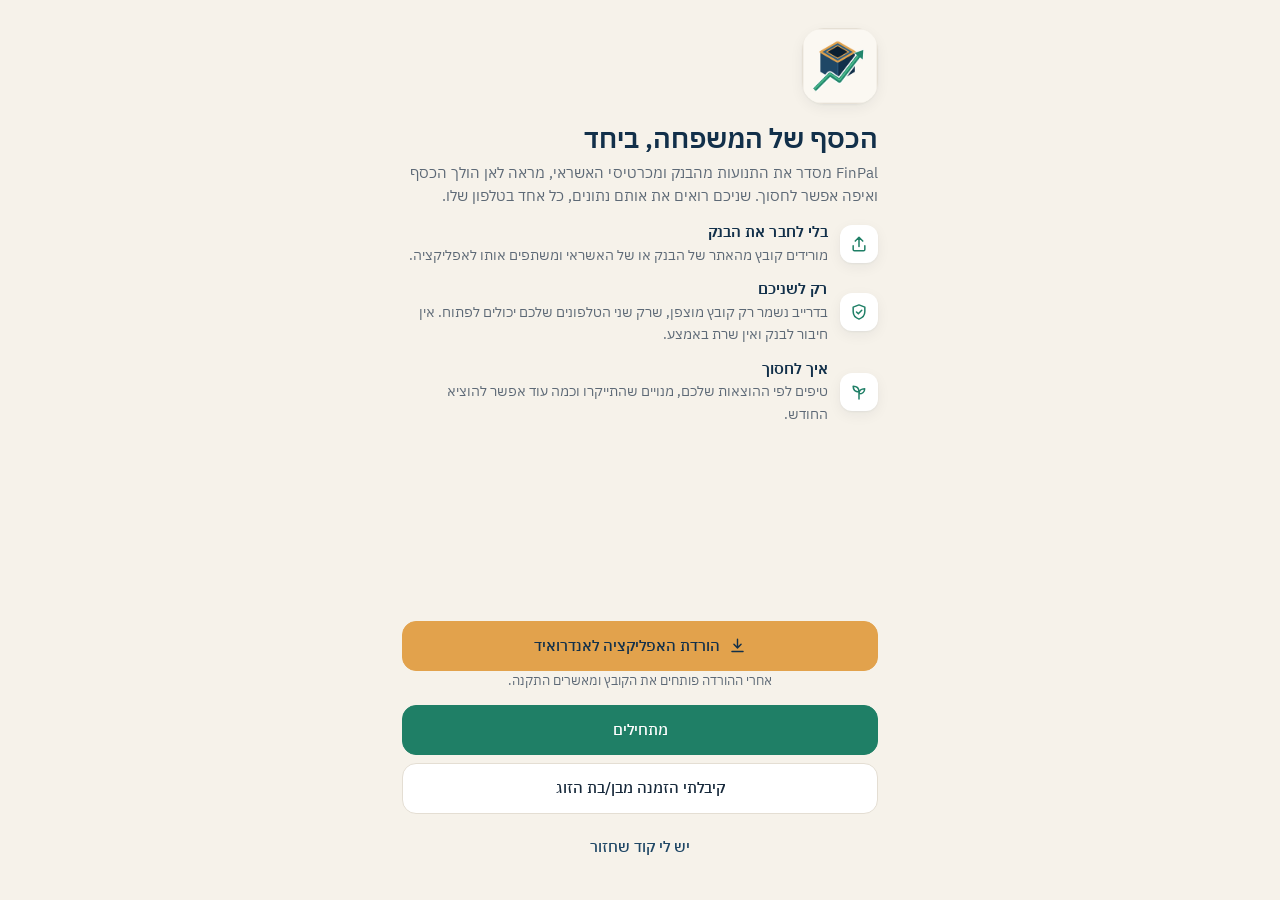
<file: index.html>
<!doctype html>
<html lang="he" dir="rtl">
<head>
  <meta charset="utf-8">
  <meta name="viewport" content="width=device-width, initial-scale=1, viewport-fit=cover">
  <meta name="theme-color" content="#F6F2EA" media="(prefers-color-scheme: light)">
  <meta name="theme-color" content="#0E1620" media="(prefers-color-scheme: dark)">
  <meta name="color-scheme" content="light dark">
  <meta name="referrer" content="strict-origin-when-cross-origin">
  <meta http-equiv="Content-Security-Policy" content="default-src 'self'; script-src 'self'; style-src 'self' 'unsafe-inline'; font-src 'self'; img-src 'self' data: blob:; connect-src 'self' https://www.googleapis.com https://*.googleusercontent.com https://drive.usercontent.google.com; worker-src 'self'; manifest-src 'self'; object-src 'none'; base-uri 'none'; form-action 'none'; frame-src 'none'">
  <title>FinPal משפחה</title>
  <link rel="manifest" href="manifest.webmanifest">
  <link rel="icon" href="icons/icon-96.png">
  <link rel="apple-touch-icon" href="icons/icon-192.png">
  <script src="theme.js"></script>
  <link rel="stylesheet" href="styles.css">
</head>
<body>
  <div id="app" class="hidden">
    <header class="topbar" id="topbar">
      <div class="who" id="who"></div>
      <div class="top-actions">
        <button class="icon-btn" id="importBtn" aria-label="ייבוא קובץ מהבנק או מהאשראי">
          <svg viewBox="0 0 24 24" aria-hidden="true"><path d="M12 15V4M7.5 8.5 12 4l4.5 4.5M5 14v4.5A1.5 1.5 0 0 0 6.5 20h11a1.5 1.5 0 0 0 1.5-1.5V14"/></svg>
        </button>
        <button class="icon-btn" id="syncBtn" aria-label="סנכרון עם Google Drive">
          <svg viewBox="0 0 24 24" aria-hidden="true"><path d="M20 12a8 8 0 1 1-2.34-5.66M20 4v5h-5"/></svg>
          <span class="badge hidden" id="syncBadge"></span>
        </button>
      </div>
    </header>
    <div id="banners"></div>
    <main id="view" class="view" tabindex="-1"></main>
    <nav class="tabbar" id="tabbar" aria-label="ניווט">
      <button data-tab="home" aria-current="page"><svg viewBox="0 0 24 24"><path d="M4 10.5 12 4l8 6.5V20h-5.5v-5.5h-5V20H4z"/></svg><span>הבית</span></button>
      <button data-tab="save"><svg viewBox="0 0 24 24"><path d="M12 20.5v-8.5M12 12C12 8 9.3 5.2 5 5.2c0 4.3 2.8 6.8 7 6.8zM12 14.2c0-3.6 2.5-6.2 6.8-6.2 0 3.9-2.6 6.2-6.8 6.2z"/></svg><span>חיסכון</span></button>
      <button data-tab="tx"><svg viewBox="0 0 24 24"><path d="M5 7h14M5 12h14M5 17h9"/></svg><span>תנועות</span></button>
      <button data-tab="months"><svg viewBox="0 0 24 24"><rect x="4" y="5" width="16" height="15" rx="2"/><path d="M4 10h16M9 3v4M15 3v4"/></svg><span>חודשים</span></button>
      <button data-tab="more"><svg viewBox="0 0 24 24"><circle cx="6" cy="12" r="1.4"/><circle cx="12" cy="12" r="1.4"/><circle cx="18" cy="12" r="1.4"/></svg><span>עוד</span></button>
    </nav>
  </div>

  <div id="screen" class="screen hidden" role="main"></div>
  <div id="lock" class="lock hidden" role="dialog" aria-modal="true" aria-labelledby="lockTitle"></div>
  <div id="sheet" class="overlay hidden"><div class="sheet-modal" id="sheetBody" role="dialog" aria-modal="true"></div></div>
  <div id="busy" class="busy hidden" role="status" aria-live="polite"><div class="spinner"></div><p id="busyText"></p></div>
  <div id="toast" class="toast hidden" role="status" aria-live="polite"></div>
  <input type="file" id="fileInput" class="hidden" multiple accept=".xls,.xlsx,.csv,.xml,.html,.htm,.pdf,application/vnd.ms-excel,application/vnd.openxmlformats-officedocument.spreadsheetml.sheet,text/csv,text/xml,application/xml,text/html,application/pdf">

  <noscript><p class="empty">כדי להשתמש ב-FinPal צריך להפעיל JavaScript בדפדפן.</p></noscript>
  <script src="config.js"></script>
  <script type="module" src="app.js"></script>
</body>
</html>
</file>
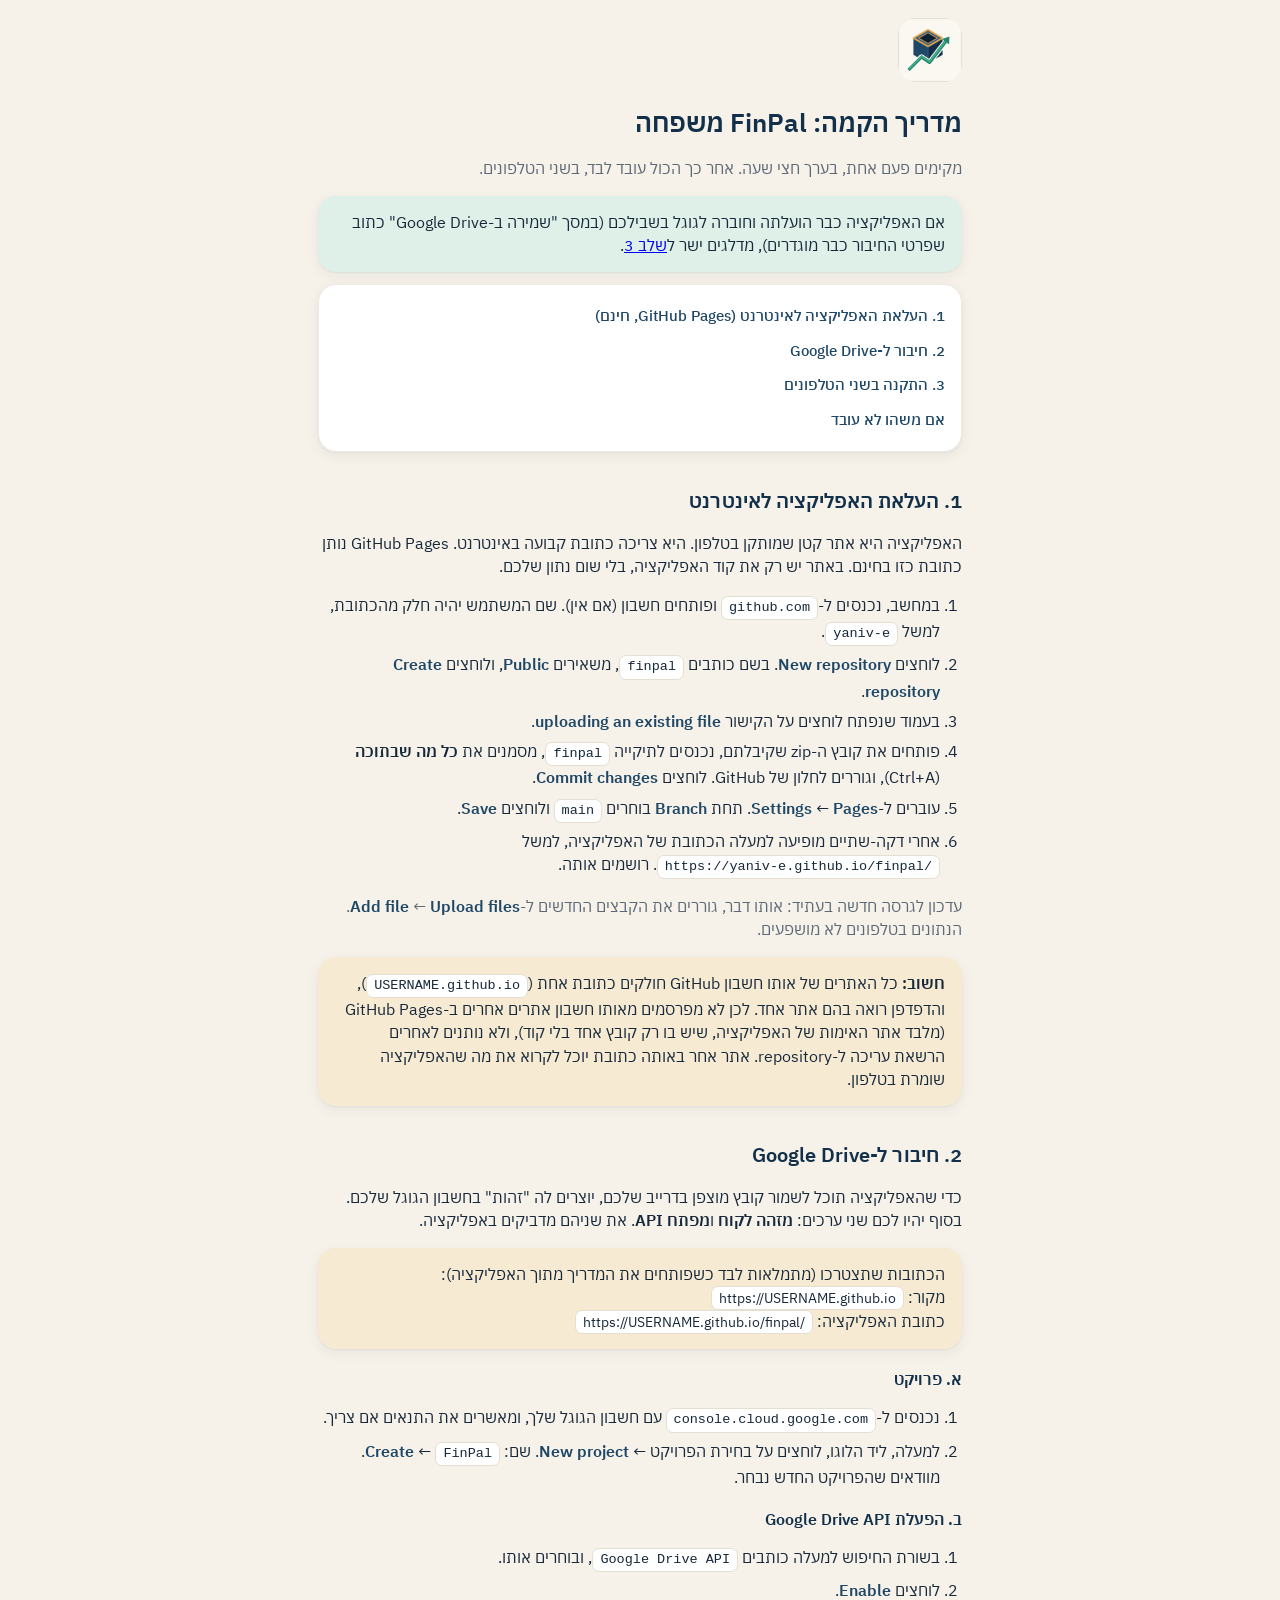
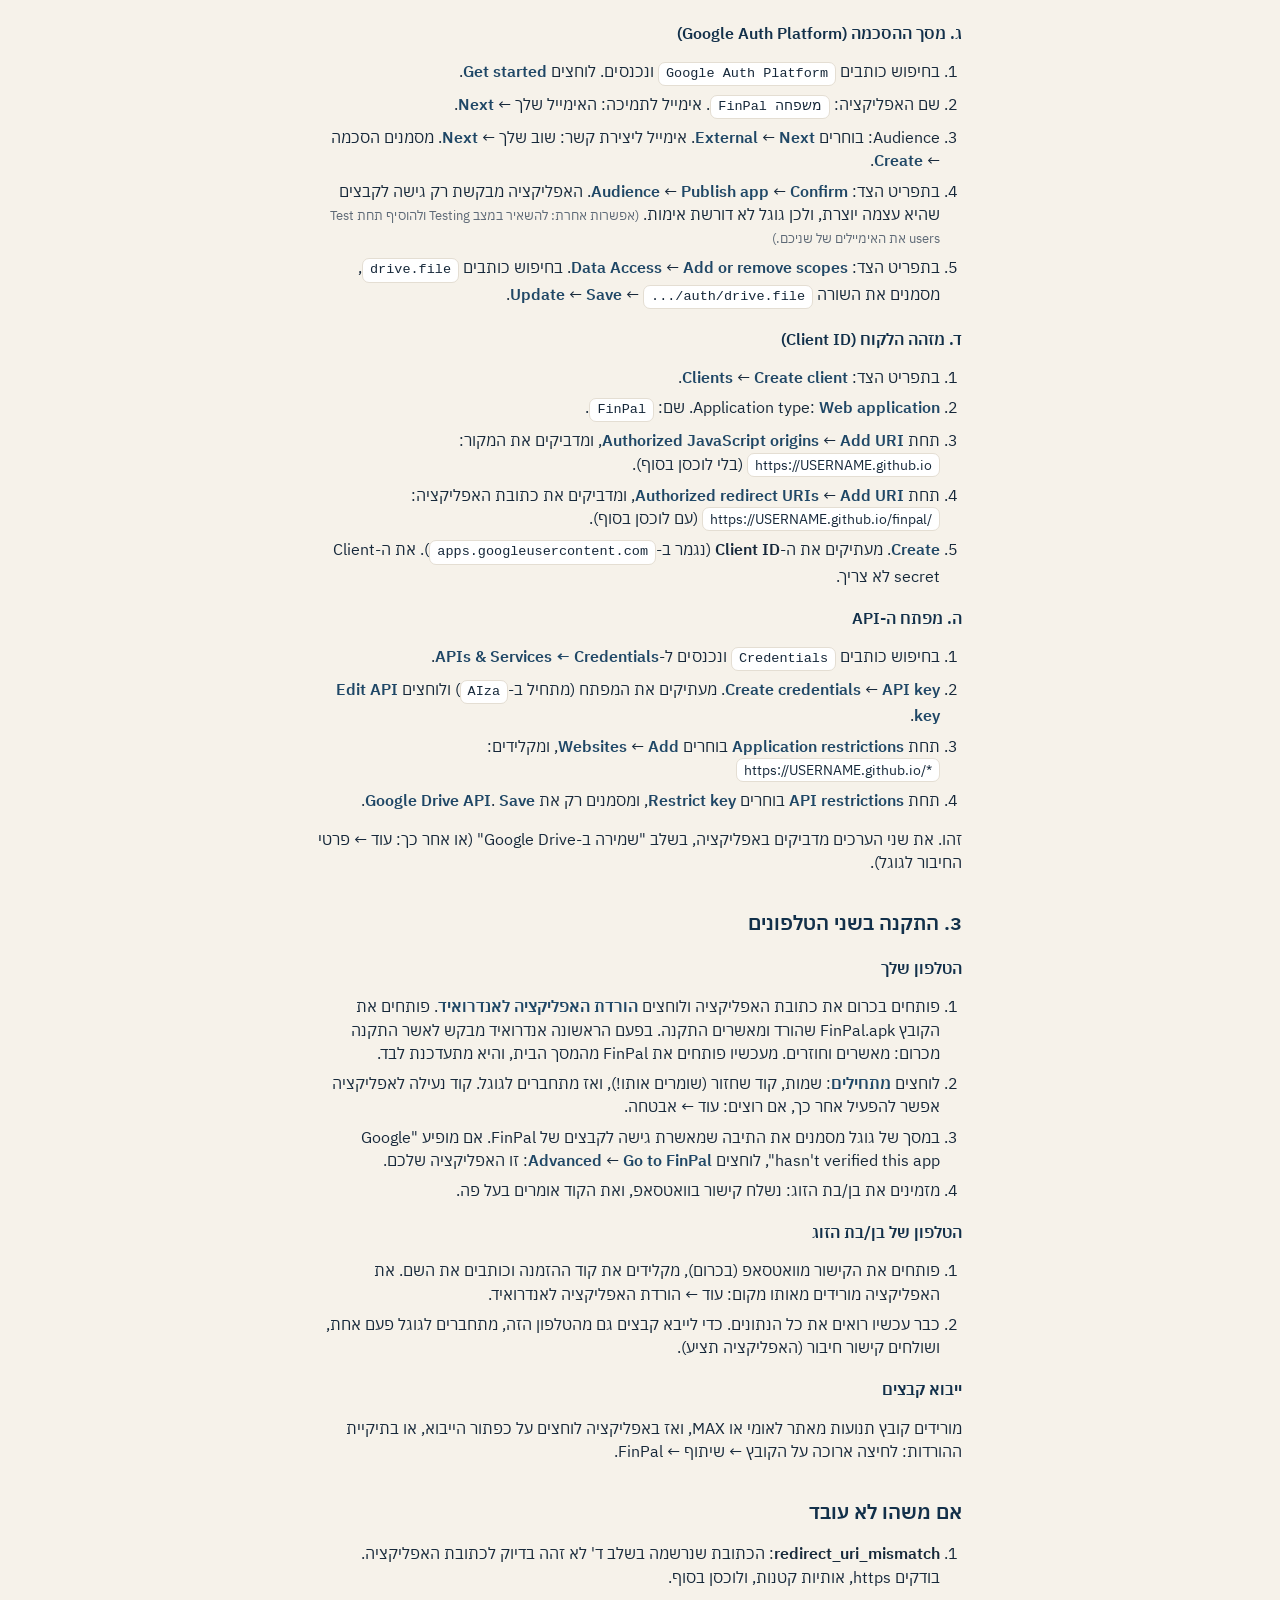
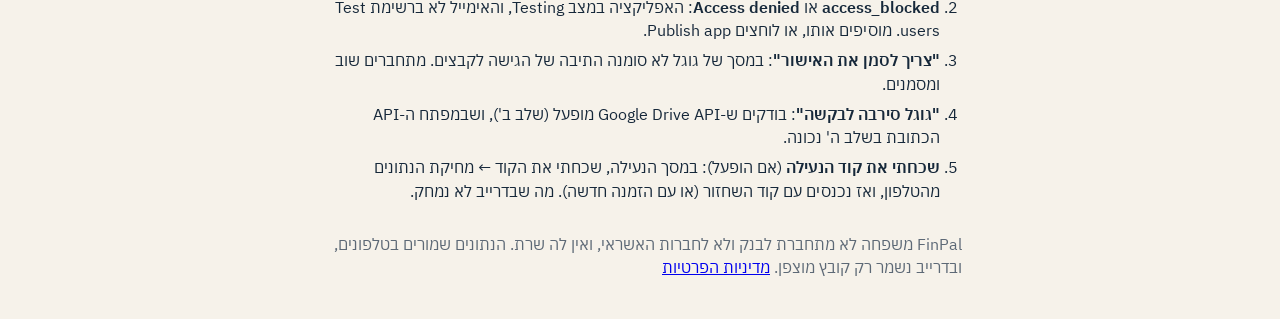
<file: guide.html>
<!doctype html>
<html lang="he" dir="rtl">
<head>
  <meta charset="utf-8">
  <meta name="viewport" content="width=device-width, initial-scale=1, viewport-fit=cover">
  <meta http-equiv="Content-Security-Policy" content="default-src 'self'; script-src 'self'; style-src 'self' 'unsafe-inline'; img-src 'self' data:; object-src 'none'; base-uri 'none'; form-action 'none'; frame-src 'none'">
  <title>FinPal משפחה: מדריך הקמה</title>
  <link rel="icon" href="icons/icon-96.png">
  <script src="theme.js"></script>
  <link rel="stylesheet" href="styles.css">
  <style>
    .doc { max-width: 680px; margin: 0 auto; padding: calc(18px + var(--sat)) 18px 60px; }
    .doc h1 { font-size: 26px; color: var(--head); margin: 14px 0 6px; }
    .doc h2 { font-size: 20px; color: var(--head); margin: 28px 0 8px; padding-top: 6px; }
    .doc h3 { font-size: 16px; color: var(--head); margin: 18px 0 6px; }
    .doc p, .doc li { font-size: 15.5px; }
    .doc ol { padding-inline-start: 22px; } .doc li { margin: 7px 0; }
    .doc code, .doc .v { direction: ltr; unicode-bidi: isolate; display: inline-block; background: var(--sheet); border: 1px solid var(--rule);
      border-radius: 7px; padding: 1px 7px; font-size: 13.5px; overflow-wrap: anywhere; }
    .doc .ui { font-weight: 600; color: var(--navy2); }
    .toc a { display: block; padding: 6px 0; color: var(--navy2); text-decoration: none; font-weight: 500; }
  </style>
</head>
<body>
<main class="doc">
  <img src="icons/icon-192.png" alt="" style="width:64px;height:64px;border-radius:18px">
  <h1>מדריך הקמה: FinPal משפחה</h1>
  <p class="muted">מקימים פעם אחת, בערך חצי שעה. אחר כך הכול עובד לבד, בשני הטלפונים.</p>
  <div class="card tint-a"><p style="margin:0">אם האפליקציה כבר הועלתה וחוברה לגוגל בשבילכם (במסך "שמירה ב-Google Drive" כתוב שפרטי החיבור כבר מוגדרים), מדלגים ישר ל<a href="#phones">שלב 3</a>.</p></div>
  <nav class="card toc">
    <a href="#host">1. העלאת האפליקציה לאינטרנט (GitHub Pages, חינם)</a>
    <a href="#google">2. חיבור ל-Google Drive</a>
    <a href="#phones">3. התקנה בשני הטלפונים</a>
    <a href="#trouble">אם משהו לא עובד</a>
  </nav>

  <h2 id="host">1. העלאת האפליקציה לאינטרנט</h2>
  <p>האפליקציה היא אתר קטן שמותקן בטלפון. היא צריכה כתובת קבועה באינטרנט. GitHub Pages נותן כתובת כזו בחינם. באתר יש רק את קוד האפליקציה, בלי שום נתון שלכם.</p>
  <ol>
    <li>במחשב, נכנסים ל-<code>github.com</code> ופותחים חשבון (אם אין). שם המשתמש יהיה חלק מהכתובת, למשל <code>yaniv-e</code>.</li>
    <li>לוחצים <span class="ui">New repository</span>. בשם כותבים <code>finpal</code>, משאירים <span class="ui">Public</span>, ולוחצים <span class="ui">Create repository</span>.</li>
    <li>בעמוד שנפתח לוחצים על הקישור <span class="ui">uploading an existing file</span>.</li>
    <li>פותחים את קובץ ה-zip שקיבלתם, נכנסים לתיקייה <code>finpal</code>, מסמנים את <b>כל מה שבתוכה</b> (Ctrl+A), וגוררים לחלון של GitHub. לוחצים <span class="ui">Commit changes</span>.</li>
    <li>עוברים ל-<span class="ui">Settings</span> ← <span class="ui">Pages</span>. תחת <span class="ui">Branch</span> בוחרים <code>main</code> ולוחצים <span class="ui">Save</span>.</li>
    <li>אחרי דקה-שתיים מופיעה למעלה הכתובת של האפליקציה, למשל <code>https://yaniv-e.github.io/finpal/</code>. רושמים אותה.</li>
  </ol>
  <p class="small">עדכון לגרסה חדשה בעתיד: אותו דבר, גוררים את הקבצים החדשים ל-<span class="ui">Add file</span> ← <span class="ui">Upload files</span>. הנתונים בטלפונים לא מושפעים.</p>
  <div class="card tint-gold"><p style="margin:0"><b>חשוב:</b> כל האתרים של אותו חשבון GitHub חולקים כתובת אחת (<code>USERNAME.github.io</code>), והדפדפן רואה בהם אתר אחד. לכן לא מפרסמים מאותו חשבון אתרים אחרים ב-GitHub Pages (מלבד אתר האימות של האפליקציה, שיש בו רק קובץ אחד בלי קוד), ולא נותנים לאחרים הרשאת עריכה ל-repository. אתר אחר באותה כתובת יוכל לקרוא את מה שהאפליקציה שומרת בטלפון.</p></div>

  <h2 id="google">2. חיבור ל-Google Drive</h2>
  <p>כדי שהאפליקציה תוכל לשמור קובץ מוצפן בדרייב שלכם, יוצרים לה "זהות" בחשבון הגוגל שלכם. בסוף יהיו לכם שני ערכים: <b>מזהה לקוח</b> ו<b>מפתח API</b>. את שניהם מדביקים באפליקציה.</p>
  <div class="card tint-gold"><p style="margin:0">הכתובות שתצטרכו (מתמלאות לבד כשפותחים את המדריך מתוך האפליקציה):<br>
    מקור: <span class="v" data-fill="origin">https://USERNAME.github.io</span><br>
    כתובת האפליקציה: <span class="v" data-fill="base">https://USERNAME.github.io/finpal/</span></p></div>

  <h3>א. פרויקט</h3>
  <ol>
    <li>נכנסים ל-<code>console.cloud.google.com</code> עם חשבון הגוגל שלך, ומאשרים את התנאים אם צריך.</li>
    <li>למעלה, ליד הלוגו, לוחצים על בחירת הפרויקט ← <span class="ui">New project</span>. שם: <code>FinPal</code> ← <span class="ui">Create</span>. מוודאים שהפרויקט החדש נבחר.</li>
  </ol>
  <h3>ב. הפעלת Google Drive API</h3>
  <ol>
    <li>בשורת החיפוש למעלה כותבים <code>Google Drive API</code>, ובוחרים אותו.</li>
    <li>לוחצים <span class="ui">Enable</span>.</li>
  </ol>
  <h3>ג. מסך ההסכמה (Google Auth Platform)</h3>
  <ol>
    <li>בחיפוש כותבים <code>Google Auth Platform</code> ונכנסים. לוחצים <span class="ui">Get started</span>.</li>
    <li>שם האפליקציה: <code>FinPal משפחה</code>. אימייל לתמיכה: האימייל שלך ← <span class="ui">Next</span>.</li>
    <li>Audience: בוחרים <span class="ui">External</span> ← <span class="ui">Next</span>. אימייל ליצירת קשר: שוב שלך ← <span class="ui">Next</span>. מסמנים הסכמה ← <span class="ui">Create</span>.</li>
    <li>בתפריט הצד: <span class="ui">Audience</span> ← <span class="ui">Publish app</span> ← <span class="ui">Confirm</span>. האפליקציה מבקשת רק גישה לקבצים שהיא עצמה יוצרת, ולכן גוגל לא דורשת אימות. <span class="small">(אפשרות אחרת: להשאיר במצב Testing ולהוסיף תחת Test users את האימיילים של שניכם.)</span></li>
    <li>בתפריט הצד: <span class="ui">Data Access</span> ← <span class="ui">Add or remove scopes</span>. בחיפוש כותבים <code>drive.file</code>, מסמנים את השורה <code>.../auth/drive.file</code> ← <span class="ui">Update</span> ← <span class="ui">Save</span>.</li>
  </ol>
  <h3>ד. מזהה הלקוח (Client ID)</h3>
  <ol>
    <li>בתפריט הצד: <span class="ui">Clients</span> ← <span class="ui">Create client</span>.</li>
    <li>Application type: <span class="ui">Web application</span>. שם: <code>FinPal</code>.</li>
    <li>תחת <span class="ui">Authorized JavaScript origins</span> ← <span class="ui">Add URI</span>, ומדביקים את המקור: <span class="v" data-fill="origin">https://USERNAME.github.io</span> (בלי לוכסן בסוף).</li>
    <li>תחת <span class="ui">Authorized redirect URIs</span> ← <span class="ui">Add URI</span>, ומדביקים את כתובת האפליקציה: <span class="v" data-fill="base">https://USERNAME.github.io/finpal/</span> (עם לוכסן בסוף).</li>
    <li><span class="ui">Create</span>. מעתיקים את ה-<b>Client ID</b> (נגמר ב-<code>apps.googleusercontent.com</code>). את ה-Client secret לא צריך.</li>
  </ol>
  <h3>ה. מפתח ה-API</h3>
  <ol>
    <li>בחיפוש כותבים <code>Credentials</code> ונכנסים ל-<span class="ui">APIs &amp; Services ← Credentials</span>.</li>
    <li><span class="ui">Create credentials</span> ← <span class="ui">API key</span>. מעתיקים את המפתח (מתחיל ב-<code>AIza</code>) ולוחצים <span class="ui">Edit API key</span>.</li>
    <li>תחת <span class="ui">Application restrictions</span> בוחרים <span class="ui">Websites</span> ← <span class="ui">Add</span>, ומקלידים: <span class="v" data-fill="ref">https://USERNAME.github.io/*</span></li>
    <li>תחת <span class="ui">API restrictions</span> בוחרים <span class="ui">Restrict key</span>, ומסמנים רק את <span class="ui">Google Drive API</span>. <span class="ui">Save</span>.</li>
  </ol>
  <p>זהו. את שני הערכים מדביקים באפליקציה, בשלב "שמירה ב-Google Drive" (או אחר כך: עוד ← פרטי החיבור לגוגל).</p>

  <h2 id="phones">3. התקנה בשני הטלפונים</h2>
  <h3>הטלפון שלך</h3>
  <ol>
    <li>פותחים בכרום את כתובת האפליקציה ולוחצים <span class="ui">הורדת האפליקציה לאנדרואיד</span>. פותחים את הקובץ FinPal.apk שהורד ומאשרים התקנה. בפעם הראשונה אנדרואיד מבקש לאשר התקנה מכרום: מאשרים וחוזרים. מעכשיו פותחים את FinPal מהמסך הבית, והיא מתעדכנת לבד.</li>
    <li>לוחצים <span class="ui">מתחילים</span>: שמות, קוד שחזור (שומרים אותו!), ואז מתחברים לגוגל. קוד נעילה לאפליקציה אפשר להפעיל אחר כך, אם רוצים: עוד ← אבטחה.</li>
    <li>במסך של גוגל מסמנים את התיבה שמאשרת גישה לקבצים של FinPal. אם מופיע "Google hasn't verified this app", לוחצים <span class="ui">Advanced</span> ← <span class="ui">Go to FinPal</span>: זו האפליקציה שלכם.</li>
    <li>מזמינים את בן/בת הזוג: נשלח קישור בוואטסאפ, ואת הקוד אומרים בעל פה.</li>
  </ol>
  <h3>הטלפון של בן/בת הזוג</h3>
  <ol>
    <li>פותחים את הקישור מוואטסאפ (בכרום), מקלידים את קוד ההזמנה וכותבים את השם. את האפליקציה מורידים מאותו מקום: עוד ← הורדת האפליקציה לאנדרואיד.</li>
    <li>כבר עכשיו רואים את כל הנתונים. כדי לייבא קבצים גם מהטלפון הזה, מתחברים לגוגל פעם אחת, ושולחים קישור חיבור (האפליקציה תציע).</li>
  </ol>
  <h3>ייבוא קבצים</h3>
  <p>מורידים קובץ תנועות מאתר לאומי או MAX, ואז באפליקציה לוחצים על כפתור הייבוא, או בתיקיית ההורדות: לחיצה ארוכה על הקובץ ← שיתוף ← FinPal.</p>

  <h2 id="trouble">אם משהו לא עובד</h2>
  <ol>
    <li><b>redirect_uri_mismatch</b>: הכתובת שנרשמה בשלב ד' לא זהה בדיוק לכתובת האפליקציה. בודקים https, אותיות קטנות, ולוכסן בסוף.</li>
    <li><b>access_blocked</b> או <b>Access denied</b>: האפליקציה במצב Testing, והאימייל לא ברשימת Test users. מוסיפים אותו, או לוחצים Publish app.</li>
    <li><b>"צריך לסמן את האישור"</b>: במסך של גוגל לא סומנה התיבה של הגישה לקבצים. מתחברים שוב ומסמנים.</li>
    <li><b>"גוגל סירבה לבקשה"</b>: בודקים ש-Google Drive API מופעל (שלב ב'), ושבמפתח ה-API הכתובת בשלב ה' נכונה.</li>
    <li><b>שכחתי את קוד הנעילה</b> (אם הופעל): במסך הנעילה, שכחתי את הקוד ← מחיקת הנתונים מהטלפון, ואז נכנסים עם קוד השחזור (או עם הזמנה חדשה). מה שבדרייב לא נמחק.</li>
  </ol>
  <p class="small" style="margin-top:30px">FinPal משפחה לא מתחברת לבנק ולא לחברות האשראי, ואין לה שרת. הנתונים שמורים בטלפונים, ובדרייב נשמר רק קובץ מוצפן. <a href="privacy.html">מדיניות הפרטיות</a></p>
</main>
<script src="guide.js"></script>
</body>
</html>
</file>
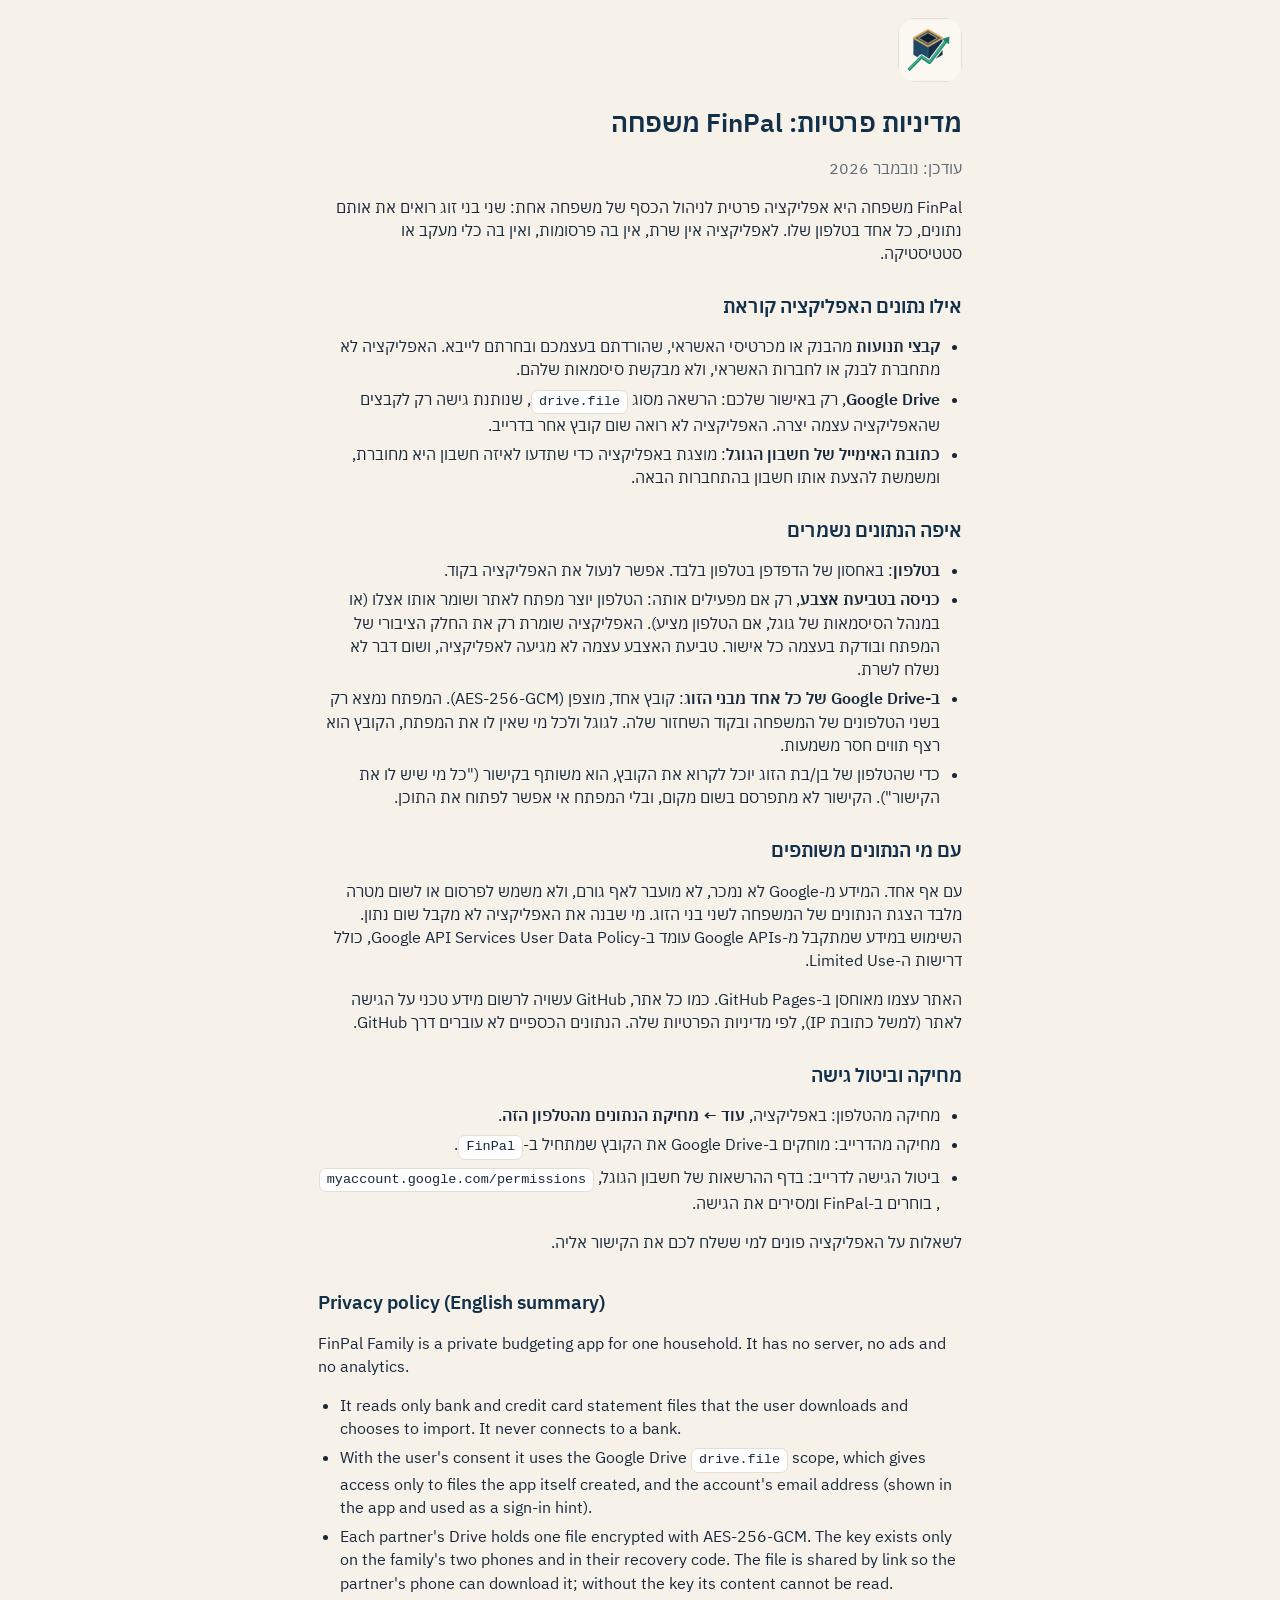
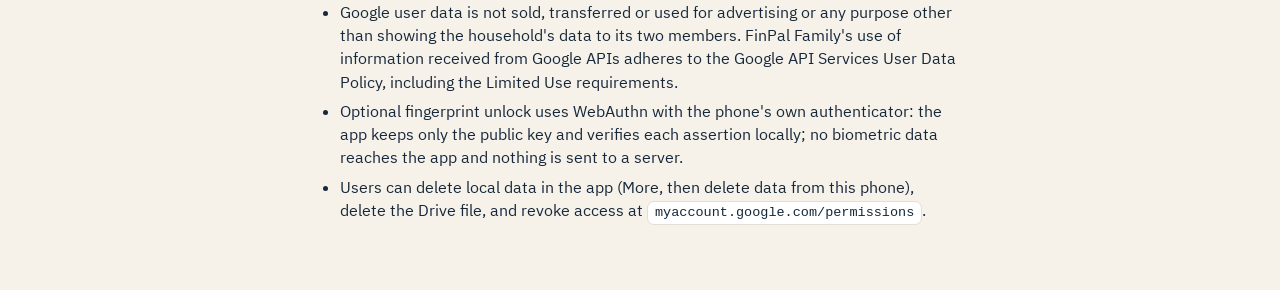
<file: privacy.html>
<!doctype html>
<html lang="he" dir="rtl">
<head>
  <meta charset="utf-8">
  <meta name="viewport" content="width=device-width, initial-scale=1, viewport-fit=cover">
  <meta http-equiv="Content-Security-Policy" content="default-src 'self'; script-src 'self'; style-src 'self' 'unsafe-inline'; img-src 'self' data:; object-src 'none'; base-uri 'none'; form-action 'none'; frame-src 'none'">
  <title>FinPal משפחה: מדיניות פרטיות</title>
  <link rel="icon" href="icons/icon-96.png">
  <script src="theme.js"></script>
  <link rel="stylesheet" href="styles.css">
  <style>
    .doc { max-width: 680px; margin: 0 auto; padding: calc(18px + var(--sat)) 18px 60px; }
    .doc h1 { font-size: 26px; color: var(--head); margin: 14px 0 6px; }
    .doc h2 { font-size: 19px; color: var(--head); margin: 26px 0 8px; }
    .doc p, .doc li { font-size: 15.5px; }
    .doc ul { padding-inline-start: 22px; } .doc li { margin: 6px 0; }
    .doc code { direction: ltr; unicode-bidi: isolate; display: inline-block; background: var(--sheet); border: 1px solid var(--rule);
      border-radius: 7px; padding: 1px 7px; font-size: 13.5px; overflow-wrap: anywhere; }
    .en { direction: ltr; text-align: left; }
    .en h2 { margin-top: 34px; }
  </style>
</head>
<body>
<main class="doc">
  <img src="icons/icon-192.png" alt="" style="width:64px;height:64px;border-radius:18px">
  <h1>מדיניות פרטיות: FinPal משפחה</h1>
  <p class="muted">עודכן: נובמבר 2026</p>
  <p>FinPal משפחה היא אפליקציה פרטית לניהול הכסף של משפחה אחת: שני בני זוג רואים את אותם נתונים, כל אחד בטלפון שלו. לאפליקציה אין שרת, אין בה פרסומות, ואין בה כלי מעקב או סטטיסטיקה.</p>

  <h2>אילו נתונים האפליקציה קוראת</h2>
  <ul>
    <li><b>קבצי תנועות</b> מהבנק או מכרטיסי האשראי, שהורדתם בעצמכם ובחרתם לייבא. האפליקציה לא מתחברת לבנק או לחברות האשראי, ולא מבקשת סיסמאות שלהם.</li>
    <li><b>Google Drive</b>, רק באישור שלכם: הרשאה מסוג <code>drive.file</code>, שנותנת גישה רק לקבצים שהאפליקציה עצמה יצרה. האפליקציה לא רואה שום קובץ אחר בדרייב.</li>
    <li><b>כתובת האימייל של חשבון הגוגל</b>: מוצגת באפליקציה כדי שתדעו לאיזה חשבון היא מחוברת, ומשמשת להצעת אותו חשבון בהתחברות הבאה.</li>
  </ul>

  <h2>איפה הנתונים נשמרים</h2>
  <ul>
    <li><b>בטלפון</b>: באחסון של הדפדפן בטלפון בלבד. אפשר לנעול את האפליקציה בקוד.</li>
    <li><b>כניסה בטביעת אצבע</b>, רק אם מפעילים אותה: הטלפון יוצר מפתח לאתר ושומר אותו אצלו (או במנהל הסיסמאות של גוגל, אם הטלפון מציע). האפליקציה שומרת רק את החלק הציבורי של המפתח ובודקת בעצמה כל אישור. טביעת האצבע עצמה לא מגיעה לאפליקציה, ושום דבר לא נשלח לשרת.</li>
    <li><b>ב-Google Drive של כל אחד מבני הזוג</b>: קובץ אחד, מוצפן (AES-256-GCM). המפתח נמצא רק בשני הטלפונים של המשפחה ובקוד השחזור שלה. לגוגל ולכל מי שאין לו את המפתח, הקובץ הוא רצף תווים חסר משמעות.</li>
    <li>כדי שהטלפון של בן/בת הזוג יוכל לקרוא את הקובץ, הוא משותף בקישור ("כל מי שיש לו את הקישור"). הקישור לא מתפרסם בשום מקום, ובלי המפתח אי אפשר לפתוח את התוכן.</li>
  </ul>

  <h2>עם מי הנתונים משותפים</h2>
  <p>עם אף אחד. המידע מ-Google לא נמכר, לא מועבר לאף גורם, ולא משמש לפרסום או לשום מטרה מלבד הצגת הנתונים של המשפחה לשני בני הזוג. מי שבנה את האפליקציה לא מקבל שום נתון. השימוש במידע שמתקבל מ-Google APIs עומד ב-Google API Services User Data Policy, כולל דרישות ה-Limited Use.</p>
  <p>האתר עצמו מאוחסן ב-GitHub Pages. כמו כל אתר, GitHub עשויה לרשום מידע טכני על הגישה לאתר (למשל כתובת IP), לפי מדיניות הפרטיות שלה. הנתונים הכספיים לא עוברים דרך GitHub.</p>

  <h2>מחיקה וביטול גישה</h2>
  <ul>
    <li>מחיקה מהטלפון: באפליקציה, <b>עוד ← מחיקת הנתונים מהטלפון הזה</b>.</li>
    <li>מחיקה מהדרייב: מוחקים ב-Google Drive את הקובץ שמתחיל ב-<code>FinPal</code>.</li>
    <li>ביטול הגישה לדרייב: בדף ההרשאות של חשבון הגוגל, <code>myaccount.google.com/permissions</code>, בוחרים ב-FinPal ומסירים את הגישה.</li>
  </ul>
  <p>לשאלות על האפליקציה פונים למי ששלח לכם את הקישור אליה.</p>

  <section class="en" lang="en" dir="ltr">
    <h2>Privacy policy (English summary)</h2>
    <p>FinPal Family is a private budgeting app for one household. It has no server, no ads and no analytics.</p>
    <ul>
      <li>It reads only bank and credit card statement files that the user downloads and chooses to import. It never connects to a bank.</li>
      <li>With the user's consent it uses the Google Drive <code>drive.file</code> scope, which gives access only to files the app itself created, and the account's email address (shown in the app and used as a sign-in hint).</li>
      <li>Each partner's Drive holds one file encrypted with AES-256-GCM. The key exists only on the family's two phones and in their recovery code. The file is shared by link so the partner's phone can download it; without the key its content cannot be read.</li>
      <li>Google user data is not sold, transferred or used for advertising or any purpose other than showing the household's data to its two members. FinPal Family's use of information received from Google APIs adheres to the Google API Services User Data Policy, including the Limited Use requirements.</li>
      <li>Optional fingerprint unlock uses WebAuthn with the phone's own authenticator: the app keeps only the public key and verifies each assertion locally; no biometric data reaches the app and nothing is sent to a server.</li>
      <li>Users can delete local data in the app (More, then delete data from this phone), delete the Drive file, and revoke access at <code>myaccount.google.com/permissions</code>.</li>
    </ul>
  </section>
</main>
</body>
</html>
</file>
<file: styles.css>
/* FinPal Family: the logo's navy, green and gold on warm cream paper. Each partner has a color of their own:
   green for the first, gold for the second, navy for what is shared. Plex for text and numbers. */
@font-face { font-family: "Plex"; src: url("fonts/IBMPlexSansHebrew-Regular.ttf") format("truetype"); font-weight: 400; font-display: swap; }
@font-face { font-family: "Plex"; src: url("fonts/IBMPlexSansHebrew-Medium.ttf") format("truetype"); font-weight: 500; font-display: swap; }
@font-face { font-family: "Plex"; src: url("fonts/IBMPlexSansHebrew-SemiBold.ttf") format("truetype"); font-weight: 600; font-display: swap; }

:root {
  color-scheme: light;
  --paper: #F6F2EA; --sheet: #FFFFFF; --soft: #FAF7F1; --ink: #16283A; --ink2: #5D6976; --ink3: #8A939C;
  --rule: #E4DED3; --hair: #EEE9E0; --navy: #12304A; --navy2: #1F4766; --navy-tint: #E3EAF1; --head: #12304A;
  --green: #1F7F66; --green-dark: #1A6B56; --green-tint: #DFF0E9; --green-light: #5BC49F; --btn-green: #1F7F66;
  --gold: #E2A24C; --gold-dark: #8F5716; --gold-tint: #F6EAD3; --apricot: #D58A2C; --rose: #B3404A; --rose-tint: #F7E4E5;
  --a: #23866C; --a-tint: #DFF0E9; --b: #C8742A; --b-tint: #F8E7D3; --b-dark: #8E4F15; --s: #1F4766; --s-tint: #E3EAF1;
  --on-gold: #12304A; --av-ink: #FFFFFF; --toast: #16283A; --toast-ink: #FFFFFF;
  --scrim: rgba(18, 48, 74, .38); --busy: rgba(246, 242, 234, .88); --cat-mix: 14%; --cat-ink: 0%; --seg-on: #FFFFFF;
  --sat: env(safe-area-inset-top, 0px); --sab: env(safe-area-inset-bottom, 0px);
  --shadow: 0 1px 2px rgba(22, 40, 58, .05), 0 4px 14px rgba(22, 40, 58, .06);
}
/* dark: by the phone's setting, or by the choice in "עוד" (data-theme on <html>). The same values twice,
   because a media query cannot be joined to a selector. */
:root[data-theme="dark"] {
  color-scheme: dark;
  --paper: #0E1620; --sheet: #16212C; --soft: #1A2631; --ink: #E6EBEF; --ink2: #A3AFBA; --ink3: #7A8794;
  --rule: #2B3845; --hair: #223040; --navy: #1A3D5E; --navy2: #8DB3D6; --navy-tint: #1B2C3D; --head: #EEF3F7;
  --green: #4CC29B; --green-dark: #7DD8B8; --green-tint: #15362D; --green-light: #5BC49F; --btn-green: #1F8467;
  --gold: #E2A24C; --gold-dark: #F2C27E; --gold-tint: #352A19; --apricot: #E59D45; --rose: #F2939B; --rose-tint: #3A2125;
  --a: #3FB28E; --a-tint: #15362D; --b: #E0904A; --b-tint: #382817; --b-dark: #F3B57E; --s: #6F9DC6; --s-tint: #1B2C3D;
  --on-gold: #12304A; --av-ink: #0E1620; --toast: #E6EBEF; --toast-ink: #0E1620;
  --scrim: rgba(0, 0, 0, .58); --busy: rgba(14, 22, 32, .9); --cat-mix: 26%; --cat-ink: 45%; --seg-on: #2A3846;
  --shadow: 0 1px 2px rgba(0, 0, 0, .35), 0 4px 14px rgba(0, 0, 0, .22);
}
@media (prefers-color-scheme: dark) {
  :root:not([data-theme="light"]) {
    color-scheme: dark;
    --paper: #0E1620; --sheet: #16212C; --soft: #1A2631; --ink: #E6EBEF; --ink2: #A3AFBA; --ink3: #7A8794;
    --rule: #2B3845; --hair: #223040; --navy: #1A3D5E; --navy2: #8DB3D6; --navy-tint: #1B2C3D; --head: #EEF3F7;
    --green: #4CC29B; --green-dark: #7DD8B8; --green-tint: #15362D; --green-light: #5BC49F; --btn-green: #1F8467;
    --gold: #E2A24C; --gold-dark: #F2C27E; --gold-tint: #352A19; --apricot: #E59D45; --rose: #F2939B; --rose-tint: #3A2125;
    --a: #3FB28E; --a-tint: #15362D; --b: #E0904A; --b-tint: #382817; --b-dark: #F3B57E; --s: #6F9DC6; --s-tint: #1B2C3D;
    --on-gold: #12304A; --av-ink: #0E1620; --toast: #E6EBEF; --toast-ink: #0E1620;
    --scrim: rgba(0, 0, 0, .58); --busy: rgba(14, 22, 32, .9); --cat-mix: 26%; --cat-ink: 45%; --seg-on: #2A3846;
    --shadow: 0 1px 2px rgba(0, 0, 0, .35), 0 4px 14px rgba(0, 0, 0, .22);
  }
}
* { box-sizing: border-box; -webkit-tap-highlight-color: transparent; }
html, body { margin: 0; background: var(--paper); color: var(--ink); }
body { font-family: "Plex", "Noto Sans Hebrew", Arial, sans-serif; font-size: 15px; line-height: 1.5;
  overscroll-behavior-y: contain; -webkit-font-smoothing: antialiased; text-rendering: optimizeLegibility; }
button, input, select, textarea { font: inherit; color: inherit; }
button { cursor: pointer; }
.hidden { display: none !important; }
.small { font-size: 13px; color: var(--ink2); }
.muted { color: var(--ink2); }
.num { direction: ltr; unicode-bidi: isolate; display: inline-block; font-variant-numeric: tabular-nums; }
.pos { color: var(--green); }
.neg { color: var(--rose); }
.pend { color: var(--ink2); font-style: italic; }
:focus-visible { outline: 2px solid var(--navy2); outline-offset: 2px; }
svg { fill: none; stroke: currentColor; stroke-width: 1.8; stroke-linecap: round; stroke-linejoin: round; }

/* ---------- header: the two of you */
.topbar { position: sticky; top: 0; z-index: 10; display: flex; align-items: center; justify-content: space-between;
  gap: 10px; padding: calc(10px + var(--sat)) 16px 10px; background: var(--paper); border-bottom: 1px solid transparent; }
.topbar.scrolled { border-bottom-color: var(--rule); }
.who { display: flex; align-items: center; gap: 10px; min-width: 0; }
.who .hello { line-height: 1.2; min-width: 0; }
.who .hello small { display: block; font-size: 12.5px; color: var(--ink2); }
.who .hello b { display: block; font-weight: 600; font-size: 16px; color: var(--head); white-space: nowrap; overflow: hidden; text-overflow: ellipsis; }
.pair { display: flex; flex: none; }
.av { width: 34px; height: 34px; border-radius: 50%; display: grid; place-items: center; font-weight: 600; font-size: 14px;
  color: var(--av-ink); border: 2px solid var(--paper); flex: none; }
.pair .av + .av { margin-inline-start: -10px; }
.av.a { background: var(--a); } .av.b { background: var(--b); } .av.s { background: var(--s); }
.av.ghost { background: var(--sheet); color: var(--ink3); border: 2px dashed var(--rule); }
.top-actions { display: flex; gap: 8px; flex: none; }
.line .av { display: inline-grid; vertical-align: middle; width: 30px; height: 30px; font-size: 13px; border-width: 0; margin-inline-end: 8px; }
.icon-btn { position: relative; width: 42px; height: 42px; border-radius: 12px; border: 1px solid var(--rule); background: var(--sheet);
  color: var(--head); display: grid; place-items: center; }
.icon-btn svg { width: 20px; height: 20px; }
.icon-btn.spin svg { animation: spin .9s linear infinite; }
.badge { position: absolute; top: -4px; inset-inline-end: -4px; min-width: 18px; height: 18px; border-radius: 9px; padding: 0 5px;
  background: var(--gold); color: var(--on-gold); font-size: 11px; font-weight: 600; display: grid; place-items: center; border: 2px solid var(--paper); }
@keyframes spin { to { transform: rotate(-360deg); } }

/* ---------- page */
.view { padding: 4px 16px calc(98px + var(--sab)); max-width: 680px; margin: 0 auto; outline: none; }
.title { font-weight: 600; font-size: 25px; line-height: 1.2; margin: 10px 0 10px; color: var(--head); }
.title small { display: block; font-size: 14px; font-weight: 400; color: var(--ink2); margin-top: 2px; }
.lead { margin: 0 0 14px; font-size: 15.5px; line-height: 1.5; }

/* ---------- the month, in one card */
.hero { position: relative; overflow: hidden; background: var(--navy); color: #EAF0F5; border-radius: 20px; padding: 18px 18px 16px;
  margin: 6px 0 14px; box-shadow: 0 6px 22px rgba(18, 48, 74, .22); }
.hero::after { content: ""; position: absolute; width: 220px; height: 220px; border-radius: 50%; inset-inline-end: -90px; top: -110px;
  border: 26px solid rgba(226, 162, 76, .18); pointer-events: none; }
.hero .k { font-size: 13.5px; color: #A9BACB; }
.hero .big { font-size: 34px; font-weight: 600; line-height: 1.15; margin: 4px 0 2px; color: #fff; }
.hero .big.neg { color: #F2A7AC; }
.hero .say { font-size: 14.5px; color: #D5E0EA; margin: 2px 0 12px; }
.hero .stats { display: grid; grid-template-columns: repeat(3, 1fr); gap: 8px; }
.hero .stat { background: rgba(255, 255, 255, .07); border-radius: 12px; padding: 8px 10px; min-width: 0; }
.hero .stat > span { display: block; font-size: 12px; color: #A9BACB; }
.hero .stat b { display: block; font-weight: 600; font-size: 15.5px; color: #fff; white-space: nowrap; }
.meter { height: 9px; border-radius: 5px; background: var(--hair); overflow: hidden; }
.meter > span { display: block; height: 100%; border-radius: 5px; background: var(--green); }
.hero .meter { background: rgba(255, 255, 255, .14); margin-top: 12px; }
.hero .meter-note { color: #A9BACB; font-size: 12.5px; margin-top: 6px; }

/* ---------- cards */
.card { background: var(--sheet); border: 1px solid var(--hair); border-radius: 18px; padding: 14px 16px; margin-bottom: 12px; box-shadow: var(--shadow); }
.card > h2 { font-size: 15.5px; font-weight: 600; margin: 0 0 8px; display: flex; align-items: center; gap: 7px; color: var(--head); }
.card > h2 > small, .card > h2 > button { margin-inline-start: auto; }
.card > h2 > svg { width: 19px; height: 19px; flex: none; color: var(--green); }
.lbl svg.inl, .line .lbl > svg { width: 19px; height: 19px; vertical-align: -4px; margin-inline-end: 8px; color: var(--navy2); }
.amt > svg { width: 18px; height: 18px; color: var(--ink3); vertical-align: -3px; }
.card > h2 small { font-weight: 400; font-size: 12.5px; color: var(--ink2); }
.card.tint-a { background: var(--a-tint); border-color: transparent; }
.card.tint-gold { background: var(--gold-tint); border-color: transparent; }
.card.tap { cursor: pointer; }
.hero.tap { cursor: pointer; }
.hero-prev { float: left; border: 0; background: rgba(255, 255, 255, .1); color: #D5E0EA; border-radius: 999px; padding: 2px 10px; font: inherit; font-size: 12.5px; cursor: pointer; }
.hero .say u { color: #fff; text-underline-offset: 3px; }
.line[data-off] { opacity: .55; }
.minibars { display: grid; grid-template-columns: repeat(5, 1fr); gap: 8px; align-items: end; margin: 10px 0 2px; height: 96px; }
.minibars div { display: flex; flex-direction: column; align-items: center; justify-content: flex-end; gap: 3px; min-width: 0; }
.minibars i { display: block; width: 70%; max-width: 34px; border-radius: 7px 7px 3px 3px; background: var(--navy2); opacity: .85; }
.minibars div:first-child i { background: var(--gold); }
.minibars b { font-size: 12px; font-weight: 600; color: var(--ink); }
.minibars span { font-size: 11.5px; color: var(--ink2); }
.budget + .budget { border-top: 1px solid var(--hair); margin-top: 6px; padding-top: 4px; }
.budget .meter { margin: 0 0 6px; }
.fc h4 { margin: 16px 0 2px; font-size: 15px; display: flex; justify-content: space-between; }
.fc .sum { border-top: 2px solid var(--hair); margin-top: 8px; padding-top: 10px; font-weight: 600; }
.line { display: flex; justify-content: space-between; align-items: baseline; gap: 12px; padding: 9px 0; }
.line + .line { border-top: 1px solid var(--hair); }
.line .lbl { min-width: 0; }
.line .lbl .sub { display: block; font-size: 12.5px; color: var(--ink2); }
.line .amt { font-weight: 600; white-space: nowrap; text-align: left; }
.line .amt .sub { display: block; font-weight: 400; font-size: 12.5px; color: var(--ink2); }
.line.tap { cursor: pointer; }
.ellip { white-space: nowrap; overflow: hidden; text-overflow: ellipsis; display: block; }
.more-link { display: block; width: 100%; text-align: center; color: var(--navy2); font-weight: 500; font-size: 14px; background: none;
  border: none; padding: 10px 0 2px; }

/* bar rows: name | bar | amount */
.bars { display: grid; gap: 11px; }
.brow { display: grid; grid-template-columns: minmax(96px, 40%) 1fr auto; align-items: center; gap: 10px; font-size: 14px; }
.brow .track { position: relative; height: 8px; border-radius: 4px; background: var(--hair); }
.brow .fill { position: absolute; inset-inline-start: 0; top: 0; bottom: 0; border-radius: 4px; background: var(--c, var(--green));
  background: color-mix(in srgb, var(--c, var(--green)), #fff calc(var(--cat-ink) / 2)); }
.brow .tick { position: absolute; top: -4px; bottom: -4px; width: 2px; background: var(--ink); border-radius: 1px; }
.brow .amt { font-weight: 600; min-width: 62px; text-align: left; }
.dot { width: 9px; height: 9px; border-radius: 50%; display: inline-block; margin-inline-end: 6px; vertical-align: 1px; flex: none; background: var(--c, var(--ink3)); }

/* columns */
.cols { display: flex; align-items: flex-end; gap: 10px; height: 128px; padding-top: 4px; }
.cols .col { flex: 1; height: 100%; display: flex; flex-direction: column; justify-content: flex-end; align-items: center; gap: 6px; min-width: 0; }
.cols .duo { display: flex; gap: 3px; align-items: flex-end; height: 100%; }
.cols .duo i { width: 11px; border-radius: 3px 3px 1px 1px; min-height: 2px; }
.cols .single { width: 60%; max-width: 30px; border-radius: 4px 4px 1px 1px; min-height: 2px; }
.cols span { font-size: 11px; color: var(--ink2); }
.legend { display: flex; gap: 14px; font-size: 12px; color: var(--ink2); margin-top: 8px; flex-wrap: wrap; }

/* partner split: one bar, two colors */
.split { display: flex; height: 12px; border-radius: 6px; overflow: hidden; background: var(--hair); margin: 6px 0 10px; }
.split i { display: block; height: 100%; }

/* ---------- savings */
.tips { display: grid; gap: 10px; }
.tip { display: grid; grid-template-columns: 40px 1fr; gap: 12px; align-items: start; background: var(--sheet); border: 1px solid var(--hair);
  border-radius: 16px; padding: 12px 14px; box-shadow: var(--shadow); }
.tip .ic { width: 40px; height: 40px; border-radius: 12px; display: grid; place-items: center; background: var(--green-tint); color: var(--green-dark); }
.tip .ic svg { width: 21px; height: 21px; }
.tip.warn .ic { background: var(--rose-tint); color: var(--rose); }
.tip.gold .ic { background: var(--gold-tint); color: var(--gold-dark); }
.tip h3 { margin: 0; font-size: 15px; font-weight: 600; color: var(--head); }
.tip p { margin: 3px 0 0; font-size: 14px; color: var(--ink2); }
.tip .gain { display: inline-block; margin-top: 7px; padding: 3px 10px; border-radius: 999px; background: var(--gold-tint); color: var(--gold-dark);
  font-size: 13px; font-weight: 600; }
.tip .gain.good { background: var(--green-tint); color: var(--green-dark); }
.tip .gain.warn { background: var(--rose-tint); color: var(--rose); }
.ring { display: grid; grid-template-columns: 92px 1fr; gap: 14px; align-items: center; }
.ring svg { width: 92px; height: 92px; transform: rotate(-90deg); }
.ring .bg { stroke: var(--hair); stroke-width: 9; }
.ring .fg { stroke: var(--green); stroke-width: 9; transition: stroke-dashoffset .6s ease; }
.ring .txt b { display: block; font-size: 22px; font-weight: 600; color: var(--head); }
.goal-row { display: flex; gap: 8px; align-items: center; margin-top: 10px; }
.goal-row input { flex: 1; }

/* people chips */
.chips { display: flex; gap: 8px; overflow-x: auto; padding: 4px 0 6px; scrollbar-width: none; }
.chip { flex: none; display: inline-flex; align-items: center; padding: 7px 14px; border-radius: 999px; border: 1px solid var(--rule); background: var(--sheet); font-size: 14px; }
.chip[aria-pressed="true"] { background: var(--navy); border-color: var(--navy); color: #fff; font-weight: 500; }
.tag { display: inline-block; font-size: 12px; padding: 1px 8px; border-radius: 999px; background: var(--hair); color: var(--ink2); }
.tag.a { background: var(--a-tint); color: var(--green-dark); } .tag.b { background: var(--b-tint); color: var(--b-dark); } .tag.s { background: var(--s-tint); color: var(--navy2); }

/* transactions */
.filters { display: grid; grid-template-columns: 1fr 1fr; gap: 8px; margin-bottom: 4px; }
input, select, textarea { width: 100%; background: var(--sheet); border: 1px solid var(--rule); border-radius: 12px; padding: 11px 12px; }
input:focus, select:focus, textarea:focus { outline: none; border-color: var(--green); box-shadow: 0 0 0 3px var(--green-tint); }
input[dir="ltr"] { text-align: left; }
.search { margin: 10px 0 8px; }
.day { display: flex; justify-content: space-between; font-size: 13px; color: var(--ink2); margin: 16px 2px 6px; }
.tx { background: var(--sheet); border: 1px solid var(--hair); border-radius: 14px; padding: 0 14px; }
.tx .line { padding: 10px 0; cursor: pointer; }
.owner-bar { display: inline-block; width: 3px; height: 26px; border-radius: 2px; margin-inline-end: 10px; vertical-align: middle; }

/* buttons */
.btn { display: flex; justify-content: center; align-items: center; gap: 8px; width: 100%; border-radius: 14px; padding: 13px 16px;
  font-weight: 500; border: 1px solid var(--rule); background: var(--sheet); color: var(--ink); text-decoration: none; }
.btn.primary { background: var(--btn-green); border-color: var(--btn-green); color: #fff; }
.btn.navy { background: var(--navy); border-color: var(--navy); color: #fff; }
.btn.gold { background: var(--gold); border-color: var(--gold); color: var(--on-gold); }
.btn.ghost { background: transparent; border-color: transparent; color: var(--navy2); }
.btn.small { width: auto; padding: 8px 14px; font-size: 14px; border-radius: 11px; }
.btn.danger { color: var(--rose); }
.btn svg { width: 19px; height: 19px; }
.btn + .btn { margin-top: 8px; }
.btn:active { transform: translateY(1px); }
.btn[disabled] { opacity: .55; }
.row-btns { display: flex; gap: 8px; }
.row-btns .btn + .btn { margin-top: 0; }

/* banners */
#banners { max-width: 680px; margin: 0 auto; padding: 0 16px; }
.banner { margin: 6px 0 4px; padding: 11px 14px; background: var(--sheet); border: 1px solid var(--rule); border-radius: 14px;
  display: flex; gap: 12px; align-items: center; justify-content: space-between; }
.banner.gold { background: var(--gold-tint); border-color: transparent; }
.banner b { display: block; font-weight: 600; font-size: 14.5px; }
.banner .small { display: block; }

/* ---------- full screens: welcome, setup, joining */
.screen { min-height: 100vh; min-height: 100dvh; padding: calc(28px + var(--sat)) 22px calc(28px + var(--sab)); max-width: 520px; margin: 0 auto;
  display: flex; flex-direction: column; }
.screen .top { flex: 1; }
.screen .logo { width: 76px; height: 76px; border-radius: 22px; box-shadow: var(--shadow); display: block; }
.screen h1 { font-size: 27px; font-weight: 600; color: var(--head); margin: 18px 0 8px; line-height: 1.2; }
.screen p { color: var(--ink2); margin: 0 0 14px; }
.screen .actions { margin-top: 20px; }
.steps { display: flex; gap: 6px; margin-bottom: 8px; }
.steps i { width: 26px; height: 5px; border-radius: 3px; background: var(--rule); }
.steps i.on { background: var(--green); }
.feature { display: grid; grid-template-columns: 38px 1fr; gap: 12px; align-items: center; margin: 12px 0; }
.feature .ic { width: 38px; height: 38px; border-radius: 12px; display: grid; place-items: center; background: var(--sheet); color: var(--green); box-shadow: var(--shadow); }
.feature .ic svg { width: 20px; height: 20px; }
.feature b { display: block; font-weight: 600; color: var(--head); }
.feature span { color: var(--ink2); font-size: 14px; }
label.field { display: block; font-size: 13.5px; color: var(--ink2); margin: 14px 0 5px; font-weight: 500; }
.hint { font-size: 12.5px; color: var(--ink3); margin-top: 5px; }
.error { color: var(--rose); min-height: 20px; font-size: 14px; margin: 8px 0; }
.code-box { direction: ltr; text-align: center; font-size: 24px; font-weight: 600; letter-spacing: 2px; padding: 16px 10px; border-radius: 16px;
  background: var(--sheet); border: 2px dashed var(--gold); color: var(--head); margin: 10px 0; user-select: all; word-break: normal;
  font-variant-numeric: tabular-nums; }
.code-box.long { font-size: 19px; letter-spacing: 1px; }
.code-input { direction: ltr; text-align: center; font-size: 21px; letter-spacing: 2px; font-weight: 600; text-transform: uppercase; }
.notice { display: grid; grid-template-columns: 22px 1fr; gap: 10px; background: var(--gold-tint); border-radius: 14px; padding: 11px 13px;
  font-size: 14px; color: var(--ink); margin: 12px 0; }
.notice svg { width: 20px; height: 20px; color: var(--gold-dark); margin-top: 1px; }
.notice.green { background: var(--green-tint); } .notice.green svg { color: var(--green-dark); }
.check { display: flex; gap: 10px; align-items: flex-start; margin: 12px 0; font-size: 14.5px; }
.check input { width: 20px; height: 20px; flex: none; margin: 2px 0 0; accent-color: var(--green); }
ol.how { padding-inline-start: 20px; margin: 6px 0 12px; color: var(--ink); }
ol.how li { margin: 6px 0; }
.copy-row { display: flex; gap: 8px; align-items: center; }
.copy-row code { flex: 1; direction: ltr; text-align: left; background: var(--soft); border: 1px solid var(--rule); border-radius: 10px;
  padding: 8px 10px; font-size: 12.5px; overflow-wrap: anywhere; }

/* ---------- lock */
.lock { position: fixed; inset: 0; z-index: 60; background: var(--paper); display: flex; flex-direction: column; align-items: center;
  justify-content: center; padding: calc(24px + var(--sat)) 24px calc(24px + var(--sab)); text-align: center; }
.lock img { width: 64px; height: 64px; border-radius: 18px; box-shadow: var(--shadow); }
.lock h1 { font-size: 22px; font-weight: 600; color: var(--head); margin: 14px 0 4px; }
.lock p { color: var(--ink2); margin: 0 0 16px; min-height: 22px; }
.pins { display: flex; gap: 14px; justify-content: center; margin: 8px 0 18px; direction: ltr; }
.pins i { width: 14px; height: 14px; border-radius: 50%; border: 2px solid var(--navy2); }
.pins i.on { background: var(--navy2); }
.pins.shake { animation: shake .35s; }
@keyframes shake { 25% { transform: translateX(-8px); } 75% { transform: translateX(8px); } }
.keypad { display: grid; grid-template-columns: repeat(3, 76px); gap: 14px; direction: ltr; }
.keypad button { width: 76px; height: 76px; border-radius: 50%; border: 1px solid var(--rule); background: var(--sheet); font-size: 26px;
  font-weight: 500; color: var(--head); box-shadow: var(--shadow); }
.keypad button.fn { background: transparent; border: none; box-shadow: none; font-size: 15px; color: var(--ink2); }
.keypad button:active { background: var(--green-tint); }
.keypad button[disabled] { opacity: .4; }
.lock .forgot { margin-top: 18px; background: none; border: none; color: var(--navy2); font-size: 14px; }
.lock .bio-btn { margin-top: 18px; color: var(--head); }
.lock .bio-btn svg { width: 22px; height: 22px; color: var(--green); }
.sheet-modal h3 > svg { width: 22px; height: 22px; vertical-align: -4px; color: var(--green); }

/* ---------- overlays */
.overlay { position: fixed; inset: 0; z-index: 40; background: var(--scrim); display: flex; align-items: flex-end; justify-content: center; }
.sheet-modal { width: 100%; max-width: 520px; background: var(--sheet); border-radius: 22px 22px 0 0; padding: 22px 18px calc(18px + var(--sab));
  max-height: 90vh; overflow: auto; animation: up .18s ease-out; }
@keyframes up { from { transform: translateY(24px); opacity: .6; } }
.sheet-modal h3 { font-weight: 600; font-size: 20px; margin: 0 0 6px; color: var(--head); }
.sheet-modal > p { margin: 0 0 14px; color: var(--ink2); }
.busy { position: fixed; inset: 0; z-index: 70; background: var(--busy); display: flex; flex-direction: column; align-items: center; justify-content: center; gap: 14px; }
.busy p { color: var(--head); font-weight: 500; margin: 0; text-align: center; padding: 0 30px; }
.spinner { width: 38px; height: 38px; border-radius: 50%; border: 4px solid var(--green-tint); border-top-color: var(--green); animation: spin .8s linear infinite; }
.toast { position: fixed; left: 50%; transform: translateX(-50%); bottom: calc(88px + var(--sab)); z-index: 80; background: var(--toast); color: var(--toast-ink);
  padding: 11px 16px; border-radius: 12px; font-size: 14px; width: max-content; max-width: 90vw; box-shadow: 0 6px 20px rgba(0, 0, 0, .18); }
.empty { text-align: center; color: var(--ink2); padding: 30px 12px; }
.empty-card { text-align: center; padding: 26px 18px; }
.empty-card > svg { width: 46px; height: 46px; color: var(--green); }
.empty-card h2 { justify-content: center !important; font-size: 18px !important; margin-top: 8px !important; }
.result { display: grid; grid-template-columns: 26px 1fr; gap: 10px; padding: 10px 0; align-items: start; }
.result + .result { border-top: 1px solid var(--hair); }
.result svg { width: 22px; height: 22px; }
.result .ok { color: var(--green); } .result .bad { color: var(--rose); } .result .same { color: var(--ink3); } .result .wait { color: var(--gold); }
.result b { display: block; font-weight: 600; }
.owner-pick { display: grid; grid-template-columns: repeat(3, 1fr); gap: 8px; margin-top: 8px; }
.owner-pick button { border: 1px solid var(--rule); background: var(--sheet); border-radius: 12px; padding: 10px 6px; font-weight: 500; }
.owner-pick button[aria-pressed="true"] { border-color: var(--navy); background: var(--navy); color: #fff; }
details.more { margin-top: 6px; }
details.more summary { cursor: pointer; color: var(--navy2); font-size: 14px; padding: 6px 0; }

/* tab bar */
.tabbar { position: fixed; bottom: 0; left: 0; right: 0; z-index: 20; display: grid; grid-template-columns: repeat(5, 1fr);
  background: var(--sheet); border-top: 1px solid var(--rule); padding: 6px 4px calc(6px + var(--sab)); }
.tabbar button { background: none; border: none; color: var(--ink2); display: flex; flex-direction: column; align-items: center; gap: 2px;
  font-size: 11.5px; padding: 4px 0; }
.tabbar svg { width: 23px; height: 23px; stroke-width: 1.7; }
.tabbar button[aria-current="page"] { color: var(--green); font-weight: 600; }
@media (prefers-reduced-motion: reduce) { .icon-btn.spin svg, .spinner { animation-duration: 2s; } .sheet-modal { animation: none; } }
@media (min-width: 700px) { .tabbar { max-width: 680px; margin: 0 auto; border-radius: 18px 18px 0 0; border-inline: 1px solid var(--rule); } }
ul.plain { margin: 6px 0 10px; padding: 0 20px 0 0; color: var(--ink2); font-size: 14px; }
ul.plain li { margin: 3px 0; max-width: 100%; }
#wInstall:empty { display: none; }
.install-hint { text-align: center; margin: 0 0 4px; color: var(--ink2); }
.linkish { background: none; border: 0; padding: 0; color: var(--green); font: inherit; text-decoration: underline; cursor: pointer; }

/* ---------- category icons: a tile tinted with the category's color, the partner's color in the corner */
.cic { position: relative; flex: none; width: 36px; height: 36px; border-radius: 12px; display: inline-grid; place-items: center;
  vertical-align: middle; background: var(--hair); background: color-mix(in srgb, var(--c) var(--cat-mix), var(--sheet)); }
.cic svg { width: 19px; height: 19px; color: var(--c); color: color-mix(in srgb, var(--c), #fff var(--cat-ink)); }
.cic i { position: absolute; bottom: -2px; inset-inline-end: -2px; width: 11px; height: 11px; border-radius: 50%; border: 2px solid var(--sheet); }
.cic.sm { width: 24px; height: 24px; border-radius: 8px; margin-inline-end: 8px; }
.cic.sm svg { width: 15px; height: 15px; stroke-width: 2; }
.line.withic { align-items: center; justify-content: flex-start; }
.line.withic .lbl { flex: 1; }
.line.withic .amt { margin-inline-start: auto; }
.tx .line.withic { padding: 9px 0; }
.line .cic.sm { margin-inline-end: 0; }

/* ---------- the day's line, the month that was, goals */
.today-line { display: flex; gap: 9px; align-items: flex-start; margin: 4px 2px 10px; font-size: 14.5px; color: var(--ink); }
.today-line svg { width: 19px; height: 19px; flex: none; margin-top: 1px; color: var(--green); }
.today-line.warn svg { color: var(--rose); }
.recap .big { font-size: 24px; font-weight: 600; line-height: 1.2; margin: 2px 0 4px; }
.recap .trio { display: grid; grid-template-columns: repeat(3, 1fr); gap: 8px; margin: 10px 0 6px; }
.recap .trio div { background: var(--soft); border: 1px solid var(--hair); border-radius: 12px; padding: 7px 9px; min-width: 0; }
.recap .trio div > span { display: block; font-size: 12px; color: var(--ink2); }
.recap .trio b { display: block; font-weight: 600; font-size: 15px; white-space: nowrap; }
.recap .line { padding: 6px 0; }
.goal { padding: 8px 0 6px; }
.goal + .goal { border-top: 1px solid var(--hair); }
.goal .meter { margin: 6px 0 4px; }
.goal .meter > span { background: var(--gold); }
.goal.done .meter > span { background: var(--green); }
.seg { display: grid; grid-template-columns: repeat(3, 1fr); gap: 6px; background: var(--soft); border: 1px solid var(--rule); border-radius: 13px; padding: 4px; }
.seg button { border: 0; background: transparent; border-radius: 10px; padding: 8px 4px; font-size: 14px; color: var(--ink2); display: flex; gap: 6px; align-items: center; justify-content: center; }
.seg button svg { width: 17px; height: 17px; }
.seg button[aria-pressed="true"] { background: var(--seg-on); color: var(--head); font-weight: 600; box-shadow: var(--shadow); }

/* ---------- motion: once, when a screen opens; never for whoever asked the phone for less motion */
@media (prefers-reduced-motion: no-preference) {
  .anim > .hero, .anim > .card, .anim > .today-line, .anim > .tips, .anim > .tx, .anim > .day { animation: rise-in .38s ease-out both; }
  .anim > :nth-child(2) { animation-delay: .03s; } .anim > :nth-child(3) { animation-delay: .06s; }
  .anim > :nth-child(4) { animation-delay: .09s; } .anim > :nth-child(5) { animation-delay: .12s; }
  .anim > :nth-child(n+6) { animation-delay: .15s; }
  .anim .brow .fill, .anim .meter > span, .anim .split i { animation: grow .75s cubic-bezier(.2, .7, .2, 1) .1s both; transform-origin: right center; }
  .anim .minibars i, .anim .cols .duo i, .anim .cols .single { animation: rise .75s cubic-bezier(.2, .7, .2, 1) .1s both; transform-origin: center bottom; }
  .anim .ring .fg { animation: ring 1s cubic-bezier(.2, .7, .2, 1) .1s both; }
  .line.tap, .card.tap, .chip, .btn, .seg button { transition: transform .12s ease, background-color .2s ease; }
  .card.tap:active, .line.tap:active { transform: scale(.985); }
}
@keyframes rise-in { from { opacity: 0; transform: translateY(8px); } }
@keyframes grow { from { transform: scaleX(0); } }
@keyframes rise { from { transform: scaleY(0); } }
@keyframes ring { from { stroke-dashoffset: var(--full); } }

/* ---------- big transfers to say what they are */
.bigmoves { margin: 0 0 12px; padding: 10px 12px 4px; border-radius: 14px; background: var(--soft); border: 1px solid var(--hair); }
.bigmove + .bigmove { border-top: 1px solid var(--hair); }
.bigmove .row-btns { display: flex; gap: 6px; flex-wrap: wrap; margin: 0 0 10px; }
.bigmove .row-btns .btn { flex: 1 1 auto; margin: 0; padding: 7px 8px; font-size: 13.5px; min-height: 36px; }
</file>
